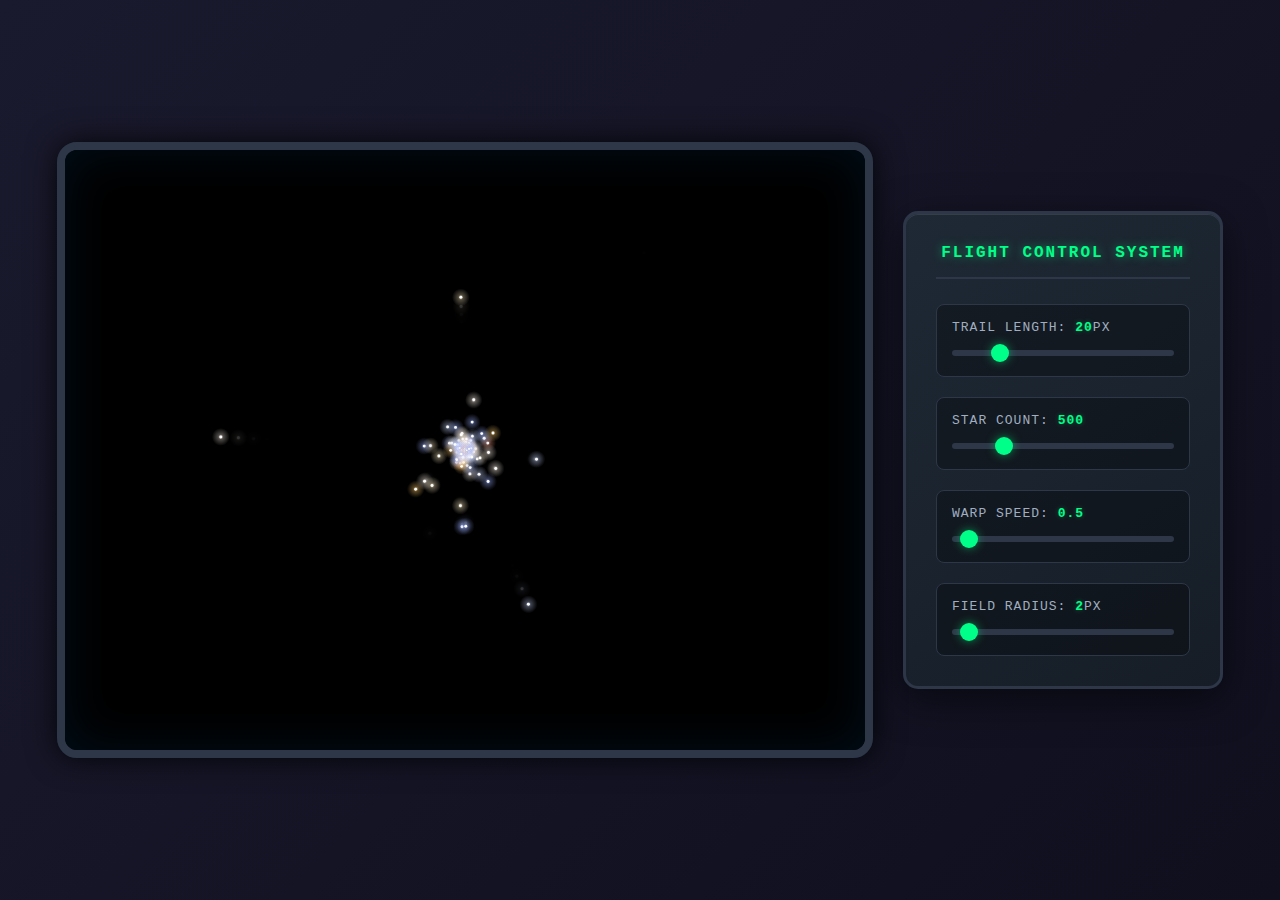
<file: index.html>
<!DOCTYPE html>
<html lang="en">
<head>
    <meta charset="UTF-8">
    <meta name="viewport" content="width=device-width, initial-scale=1.0">
    <title>Starfield Quest</title>
    <link rel="stylesheet" href="style.css">
</head>
<body>
    <div id="cockpit">
        <div id="viewport">
            <canvas id="canvas"></canvas>
        </div>
        <div id="console">
            <h2>FLIGHT CONTROL SYSTEM</h2>
            <div class="control">
                <label for="trailLength">Trail Length: <span id="trailValue">20</span>px</label>
                <input type="range" id="trailLength" min="1" max="100" value="20">
            </div>
            <div class="control">
                <label for="starCount">Star Count: <span id="starCountValue">500</span></label>
                <input type="range" id="starCount" min="100" max="2000" value="500" step="100">
            </div>
            <div class="control">
                <label for="starSpeed">Warp Speed: <span id="starSpeedValue">0.5</span></label>
                <input type="range" id="starSpeed" min="0.1" max="10" value="0.5" step="0.1">
            </div>
            <div class="control">
                <label for="spawnRadius">Field Radius: <span id="spawnRadiusValue">2</span>px</label>
                <input type="range" id="spawnRadius" min="0" max="50" value="2">
            </div>
        </div>
    </div>
    <script src="script.js"></script>
</body>
</html>
</file>
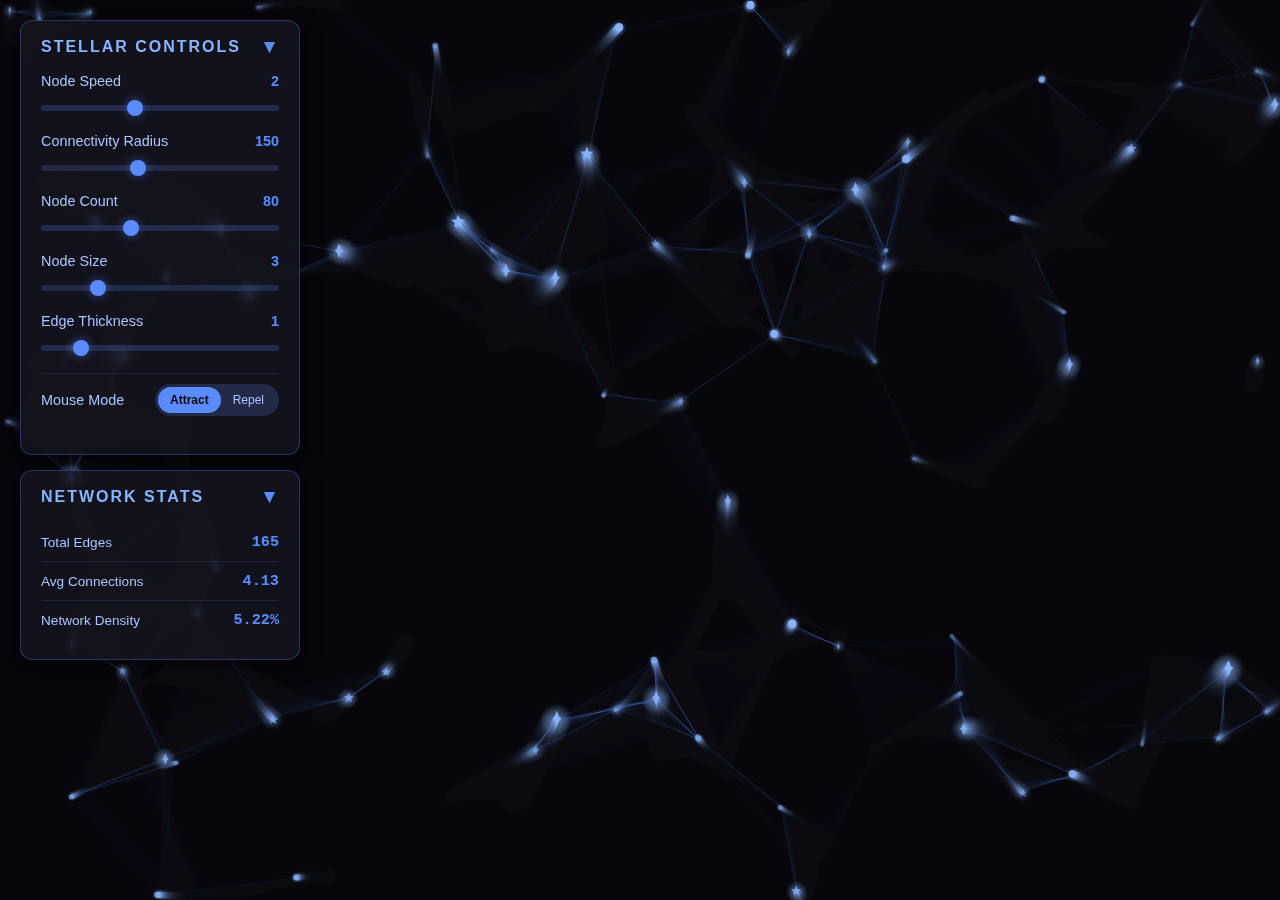
<file: Stellar-Web/index.html>
<!DOCTYPE html>
<html lang="en">
<head>
    <meta charset="UTF-8">
    <meta name="viewport" content="width=device-width, initial-scale=1.0">
    <title>Stellar-Web</title>
    <style>
        * {
            margin: 0;
            padding: 0;
            box-sizing: border-box;
        }

        body {
            background: #0a0a0f;
            overflow: hidden;
            font-family: 'Segoe UI', Tahoma, Geneva, Verdana, sans-serif;
        }

        canvas {
            display: block;
        }

        .panel-container {
            position: fixed;
            top: 20px;
            left: 20px;
            z-index: 100;
            display: flex;
            flex-direction: column;
            gap: 15px;
        }

        .panel {
            background: rgba(20, 20, 30, 0.9);
            border-radius: 12px;
            border: 1px solid rgba(100, 140, 255, 0.3);
            box-shadow: 0 4px 20px rgba(0, 0, 0, 0.5);
            min-width: 280px;
            overflow: hidden;
        }

        .toolbar-header {
            display: flex;
            justify-content: space-between;
            align-items: center;
            padding: 15px 20px;
            cursor: pointer;
            user-select: none;
        }

        .toolbar-header:hover {
            background: rgba(100, 140, 255, 0.1);
        }

        .toolbar-header h2 {
            color: #8ab4ff;
            font-size: 1rem;
            text-transform: uppercase;
            letter-spacing: 2px;
            margin: 0;
        }

        .toolbar-toggle {
            color: #5a8cff;
            font-size: 1.2rem;
            transition: transform 0.3s;
        }

        .panel.collapsed .toolbar-toggle,
        .panel.collapsed .stats-toggle {
            transform: rotate(180deg);
        }

        .toolbar-content,
        .stats-content {
            padding: 0 20px 20px;
            max-height: 500px;
            transition: max-height 0.3s ease, padding 0.3s ease, opacity 0.3s ease;
            opacity: 1;
        }

        .panel.collapsed .toolbar-content,
        .panel.collapsed .stats-content {
            max-height: 0;
            padding: 0 20px;
            opacity: 0;
            overflow: hidden;
        }

        .control-group {
            margin-bottom: 18px;
        }

        .control-group label {
            display: flex;
            justify-content: space-between;
            color: #aac4ff;
            margin-bottom: 8px;
            font-size: 0.9rem;
        }

        .control-group label span {
            color: #5a8cff;
            font-weight: bold;
        }

        input[type="range"] {
            width: 100%;
            height: 6px;
            border-radius: 3px;
            background: rgba(100, 140, 255, 0.2);
            outline: none;
            -webkit-appearance: none;
            appearance: none;
        }

        input[type="range"]::-webkit-slider-thumb {
            -webkit-appearance: none;
            appearance: none;
            width: 16px;
            height: 16px;
            border-radius: 50%;
            background: #5a8cff;
            cursor: pointer;
            box-shadow: 0 0 10px rgba(90, 140, 255, 0.5);
            transition: transform 0.2s;
        }

        input[type="range"]::-webkit-slider-thumb:hover {
            transform: scale(1.2);
        }

        input[type="range"]::-moz-range-thumb {
            width: 16px;
            height: 16px;
            border-radius: 50%;
            background: #5a8cff;
            cursor: pointer;
            border: none;
            box-shadow: 0 0 10px rgba(90, 140, 255, 0.5);
        }


        .stats-header {
            display: flex;
            justify-content: space-between;
            align-items: center;
            padding: 15px 20px;
            cursor: pointer;
            user-select: none;
        }

        .stats-header:hover {
            background: rgba(100, 140, 255, 0.1);
        }

        .stats-header h2 {
            color: #8ab4ff;
            font-size: 1rem;
            text-transform: uppercase;
            letter-spacing: 2px;
            margin: 0;
        }

        .stats-toggle {
            color: #5a8cff;
            font-size: 1.2rem;
            transition: transform 0.3s;
        }

        .stat-row {
            display: flex;
            justify-content: space-between;
            align-items: center;
            padding: 10px 0;
            border-bottom: 1px solid rgba(100, 140, 255, 0.15);
        }

        .stat-row:last-child {
            border-bottom: none;
        }

        .stat-label {
            color: #aac4ff;
            font-size: 0.85rem;
        }

        .stat-value {
            color: #5a8cff;
            font-weight: bold;
            font-size: 0.95rem;
            font-family: 'Courier New', monospace;
        }

        .toggle-group {
            display: flex;
            align-items: center;
            justify-content: space-between;
            margin-bottom: 18px;
            padding-top: 10px;
            border-top: 1px solid rgba(100, 140, 255, 0.15);
        }

        .toggle-group label {
            color: #aac4ff;
            font-size: 0.9rem;
        }

        .toggle-switch {
            position: relative;
            display: flex;
            background: rgba(100, 140, 255, 0.2);
            border-radius: 20px;
            padding: 3px;
        }

        .toggle-option {
            padding: 6px 12px;
            font-size: 0.75rem;
            color: #aac4ff;
            cursor: pointer;
            border-radius: 16px;
            transition: all 0.3s ease;
            user-select: none;
        }

        .toggle-option.active {
            background: #5a8cff;
            color: #0a0a0f;
            font-weight: bold;
        }

        .toggle-option:hover:not(.active) {
            background: rgba(100, 140, 255, 0.3);
        }
    </style>
</head>
<body>
    <div class="panel-container">
        <div class="panel" id="toolbar">
            <div class="toolbar-header" id="toolbarHeader">
                <h2>Stellar Controls</h2>
                <span class="toolbar-toggle">▼</span>
            </div>
            <div class="toolbar-content">
                <div class="control-group">
                    <label>Node Speed <span id="speedValue">2</span></label>
                    <input type="range" id="speed" min="0.1" max="5" step="0.1" value="2">
                </div>

                <div class="control-group">
                    <label>Connectivity Radius <span id="radiusValue">150</span></label>
                    <input type="range" id="radius" min="50" max="300" step="10" value="150">
                </div>

                <div class="control-group">
                    <label>Node Count <span id="countValue">80</span></label>
                    <input type="range" id="count" min="10" max="200" step="5" value="80">
                </div>

                <div class="control-group">
                    <label>Node Size <span id="sizeValue">3</span></label>
                    <input type="range" id="size" min="1" max="10" step="0.5" value="3">
                </div>

                <div class="control-group">
                    <label>Edge Thickness <span id="thicknessValue">1</span></label>
                    <input type="range" id="thickness" min="0.5" max="4" step="0.25" value="1">
                </div>

                <div class="toggle-group">
                    <label>Mouse Mode</label>
                    <div class="toggle-switch">
                        <span class="toggle-option active" id="attractMode">Attract</span>
                        <span class="toggle-option" id="repelMode">Repel</span>
                    </div>
                </div>
            </div>
        </div>

        <div class="panel" id="statsPanel">
            <div class="stats-header" id="statsHeader">
                <h2>Network Stats</h2>
                <span class="stats-toggle">▼</span>
            </div>
            <div class="stats-content">
                <div class="stat-row">
                    <span class="stat-label">Total Edges</span>
                    <span class="stat-value" id="statEdges">0</span>
                </div>
                <div class="stat-row">
                    <span class="stat-label">Avg Connections</span>
                    <span class="stat-value" id="statAvgConn">0.00</span>
                </div>
                <div class="stat-row">
                    <span class="stat-label">Network Density</span>
                    <span class="stat-value" id="statDensity">0.00%</span>
                </div>
            </div>
        </div>
    </div>

    <canvas id="canvas"></canvas>

    <script>
        const canvas = document.getElementById('canvas');
        const ctx = canvas.getContext('2d');

        let width, height;
        let particles = [];

        // Settings
        let settings = {
            speed: 2,
            radius: 150,
            count: 80,
            size: 3,
            thickness: 1,
            mouseMode: 'attract'  // 'attract' or 'repel'
        };

        // Mouse tracking
        let mouse = {
            x: null,
            y: null,
            radius: 150  // Influence radius
        };

        canvas.addEventListener('mousemove', (e) => {
            mouse.x = e.clientX;
            mouse.y = e.clientY;
        });

        canvas.addEventListener('mouseleave', () => {
            mouse.x = null;
            mouse.y = null;
        });

        // Resize canvas to fill window
        function resize() {
            width = canvas.width = window.innerWidth;
            height = canvas.height = window.innerHeight;
        }

        // Particle class
        class Particle {
            constructor() {
                this.reset();
            }

            reset() {
                this.x = Math.random() * width;
                this.y = Math.random() * height;
                this.z = Math.random();  // 0 = far, 1 = close
                this.vx = (Math.random() - 0.5) * 2;
                this.vy = (Math.random() - 0.5) * 2;
                this.vz = (Math.random() - 0.5) * 0.01;  // Slow z movement
                // Randomly assign shape: 'sparkle', 'circle', or 'star'
                const shapes = ['sparkle', 'circle', 'star'];
                this.shape = shapes[Math.floor(Math.random() * 3)];
            }

            update() {
                const speedMultiplier = settings.speed;

                // Mouse interaction
                if (mouse.x !== null && mouse.y !== null) {
                    const dx = this.x - mouse.x;
                    const dy = this.y - mouse.y;
                    const distance = Math.sqrt(dx * dx + dy * dy);

                    if (distance < mouse.radius && distance > 0) {
                        const force = (mouse.radius - distance) / mouse.radius;
                        const angle = Math.atan2(dy, dx);
                        const strength = force * 0.5;

                        if (settings.mouseMode === 'attract') {
                            // Move toward mouse
                            this.vx -= Math.cos(angle) * strength;
                            this.vy -= Math.sin(angle) * strength;
                        } else {
                            // Move away from mouse
                            this.vx += Math.cos(angle) * strength;
                            this.vy += Math.sin(angle) * strength;
                        }

                        // Dampen velocity to prevent runaway speeds
                        const maxSpeed = 4;
                        const currentSpeed = Math.sqrt(this.vx * this.vx + this.vy * this.vy);
                        if (currentSpeed > maxSpeed) {
                            this.vx = (this.vx / currentSpeed) * maxSpeed;
                            this.vy = (this.vy / currentSpeed) * maxSpeed;
                        }
                    }
                }

                this.x += this.vx * speedMultiplier;
                this.y += this.vy * speedMultiplier;
                this.z += this.vz * speedMultiplier;

                // Bounce off edges
                if (this.x < 0 || this.x > width) this.vx *= -1;
                if (this.y < 0 || this.y > height) this.vy *= -1;
                if (this.z < 0 || this.z > 1) this.vz *= -1;

                // Keep in bounds
                this.x = Math.max(0, Math.min(width, this.x));
                this.y = Math.max(0, Math.min(height, this.y));
                this.z = Math.max(0, Math.min(1, this.z));
            }

            draw() {
                // Scale size and opacity based on z-depth (0.4 to 1.0 range)
                const depthScale = 0.4 + this.z * 0.6;
                const depthOpacity = 0.3 + this.z * 0.7;
                const size = settings.size * depthScale;

                ctx.fillStyle = `rgba(138, 180, 255, ${depthOpacity})`;

                if (this.shape === 'circle') {
                    // Draw circle
                    ctx.beginPath();
                    ctx.arc(this.x, this.y, size * 1.5, 0, Math.PI * 2);
                    ctx.fill();

                    // Glow effect
                    const gradient = ctx.createRadialGradient(
                        this.x, this.y, 0,
                        this.x, this.y, size * 3
                    );
                    gradient.addColorStop(0, `rgba(138, 180, 255, ${0.3 * depthOpacity})`);
                    gradient.addColorStop(1, 'rgba(138, 180, 255, 0)');
                    ctx.beginPath();
                    ctx.arc(this.x, this.y, size * 3, 0, Math.PI * 2);
                    ctx.fillStyle = gradient;
                    ctx.fill();

                } else if (this.shape === 'star') {
                    // Draw five-pointed star
                    const outerRadius = size * 2.5;
                    const innerRadius = size * 1.0;
                    ctx.beginPath();
                    for (let i = 0; i < 10; i++) {
                        const angle = (i * Math.PI) / 5 - Math.PI / 2;
                        const radius = i % 2 === 0 ? outerRadius : innerRadius;
                        const x = this.x + Math.cos(angle) * radius;
                        const y = this.y + Math.sin(angle) * radius;
                        if (i === 0) {
                            ctx.moveTo(x, y);
                        } else {
                            ctx.lineTo(x, y);
                        }
                    }
                    ctx.closePath();
                    ctx.fillStyle = `rgba(138, 180, 255, ${depthOpacity})`;
                    ctx.fill();

                    // Glow effect
                    const gradient = ctx.createRadialGradient(
                        this.x, this.y, 0,
                        this.x, this.y, outerRadius * 2
                    );
                    gradient.addColorStop(0, `rgba(138, 180, 255, ${0.3 * depthOpacity})`);
                    gradient.addColorStop(1, 'rgba(138, 180, 255, 0)');
                    ctx.beginPath();
                    ctx.arc(this.x, this.y, outerRadius * 2, 0, Math.PI * 2);
                    ctx.fillStyle = gradient;
                    ctx.fill();

                } else {
                    // Draw four-pointed sparkle (default)
                    const innerRadius = size * 1.0;
                    const outerRadiusV = size * 2.8;
                    const outerRadiusH = size * 1.6;

                    ctx.beginPath();
                    for (let i = 0; i < 8; i++) {
                        const angle = (i * Math.PI) / 4 - Math.PI / 2;
                        let radius;
                        if (i % 2 === 1) {
                            radius = innerRadius;
                        } else if (i === 0 || i === 4) {
                            radius = outerRadiusV;
                        } else {
                            radius = outerRadiusH;
                        }
                        const x = this.x + Math.cos(angle) * radius;
                        const y = this.y + Math.sin(angle) * radius;
                        if (i === 0) {
                            ctx.moveTo(x, y);
                        } else {
                            ctx.lineTo(x, y);
                        }
                    }
                    ctx.closePath();
                    ctx.fillStyle = `rgba(138, 180, 255, ${depthOpacity})`;
                    ctx.fill();

                    // Glow effect
                    const gradient = ctx.createRadialGradient(
                        this.x, this.y, 0,
                        this.x, this.y, outerRadiusV * 2
                    );
                    gradient.addColorStop(0, `rgba(138, 180, 255, ${0.3 * depthOpacity})`);
                    gradient.addColorStop(1, 'rgba(138, 180, 255, 0)');
                    ctx.beginPath();
                    ctx.arc(this.x, this.y, outerRadiusV * 2, 0, Math.PI * 2);
                    ctx.fillStyle = gradient;
                    ctx.fill();
                }
            }
        }

        // Initialize particles
        function initParticles() {
            particles = [];
            for (let i = 0; i < settings.count; i++) {
                particles.push(new Particle());
            }
        }

        // Network statistics
        let networkStats = {
            edges: 0,
            avgConnections: 0,
            density: 0
        };

        // Draw connections between nearby particles
        function drawConnections() {
            let edgeCount = 0;

            for (let i = 0; i < particles.length; i++) {
                for (let j = i + 1; j < particles.length; j++) {
                    const dx = particles[i].x - particles[j].x;
                    const dy = particles[i].y - particles[j].y;
                    const distance = Math.sqrt(dx * dx + dy * dy);

                    if (distance < settings.radius) {
                        edgeCount++;
                        const opacity = 1 - (distance / settings.radius);
                        // Average the z-depth of both particles for edge opacity
                        const avgDepth = (particles[i].z + particles[j].z) / 2;
                        const depthOpacity = 0.3 + avgDepth * 0.7;
                        ctx.beginPath();
                        ctx.moveTo(particles[i].x, particles[i].y);
                        ctx.lineTo(particles[j].x, particles[j].y);
                        ctx.strokeStyle = `rgba(90, 140, 255, ${opacity * 0.6 * depthOpacity})`;
                        ctx.lineWidth = settings.thickness * (0.5 + avgDepth * 0.5);
                        ctx.stroke();
                    }
                }
            }

            // Update network statistics
            networkStats.edges = edgeCount;
            const n = particles.length;
            // Average connections per node (each edge connects 2 nodes)
            networkStats.avgConnections = n > 0 ? (2 * edgeCount) / n : 0;
            // Network density: actual edges / max possible edges
            const maxEdges = (n * (n - 1)) / 2;
            networkStats.density = maxEdges > 0 ? (edgeCount / maxEdges) * 100 : 0;
        }

        // Update stats display
        function updateStatsDisplay() {
            document.getElementById('statEdges').textContent = networkStats.edges;
            document.getElementById('statAvgConn').textContent = networkStats.avgConnections.toFixed(2);
            document.getElementById('statDensity').textContent = networkStats.density.toFixed(2) + '%';
        }

        // Animation loop
        let frameCount = 0;
        function animate() {
            ctx.fillStyle = 'rgba(10, 10, 15, 0.2)';
            ctx.fillRect(0, 0, width, height);

            drawConnections();

            particles.forEach(particle => {
                particle.update();
                particle.draw();
            });

            // Update stats display every 10 frames for performance
            frameCount++;
            if (frameCount % 10 === 0) {
                updateStatsDisplay();
            }

            requestAnimationFrame(animate);
        }

        // Update particle count
        function updateParticleCount(newCount) {
            if (newCount > particles.length) {
                for (let i = particles.length; i < newCount; i++) {
                    particles.push(new Particle());
                }
            } else {
                particles = particles.slice(0, newCount);
            }
        }

        // Setup controls
        function setupControls() {
            const controls = {
                speed: { element: document.getElementById('speed'), display: document.getElementById('speedValue') },
                radius: { element: document.getElementById('radius'), display: document.getElementById('radiusValue') },
                count: { element: document.getElementById('count'), display: document.getElementById('countValue') },
                size: { element: document.getElementById('size'), display: document.getElementById('sizeValue') },
                thickness: { element: document.getElementById('thickness'), display: document.getElementById('thicknessValue') }
            };

            Object.keys(controls).forEach(key => {
                controls[key].element.addEventListener('input', (e) => {
                    const value = parseFloat(e.target.value);
                    settings[key] = value;
                    controls[key].display.textContent = value;

                    if (key === 'count') {
                        updateParticleCount(value);
                    }
                });
            });
        }

        // Setup collapsible panels
        function setupPanels() {
            // Stats panel toggle
            const statsPanel = document.getElementById('statsPanel');
            const statsHeader = document.getElementById('statsHeader');
            statsHeader.addEventListener('click', () => {
                statsPanel.classList.toggle('collapsed');
            });

            // Toolbar toggle
            const toolbar = document.getElementById('toolbar');
            const toolbarHeader = document.getElementById('toolbarHeader');
            toolbarHeader.addEventListener('click', () => {
                toolbar.classList.toggle('collapsed');
            });
        }

        // Setup mouse mode toggle
        function setupMouseToggle() {
            const attractBtn = document.getElementById('attractMode');
            const repelBtn = document.getElementById('repelMode');

            attractBtn.addEventListener('click', () => {
                settings.mouseMode = 'attract';
                attractBtn.classList.add('active');
                repelBtn.classList.remove('active');
            });

            repelBtn.addEventListener('click', () => {
                settings.mouseMode = 'repel';
                repelBtn.classList.add('active');
                attractBtn.classList.remove('active');
            });
        }

        // Initialize
        window.addEventListener('resize', resize);
        resize();
        initParticles();
        setupControls();
        setupPanels();
        setupMouseToggle();
        animate();
    </script>
</body>
</html>
</file>
<file: style.css>
* {
    margin: 0;
    padding: 0;
    box-sizing: border-box;
}

body {
    overflow: hidden;
    background: linear-gradient(135deg, #1a1a2e 0%, #0f0f1e 100%);
    font-family: 'Courier New', monospace;
    height: 100vh;
    display: flex;
    align-items: center;
    justify-content: center;
}

#cockpit {
    display: flex;
    gap: 30px;
    align-items: center;
    padding: 40px;
    max-width: 1400px;
}

#viewport {
    border: 8px solid #2d3748;
    border-radius: 20px;
    box-shadow:
        0 0 30px rgba(0, 0, 0, 0.8),
        inset 0 0 20px rgba(0, 0, 0, 0.5);
    overflow: hidden;
    position: relative;
}

#viewport::before {
    content: '';
    position: absolute;
    top: 0;
    left: 0;
    right: 0;
    bottom: 0;
    border-radius: 12px;
    box-shadow: inset 0 0 50px rgba(0, 150, 255, 0.1);
    pointer-events: none;
    z-index: 1;
}

#canvas {
    display: block;
    width: 800px;
    height: 600px;
}

#console {
    background: linear-gradient(145deg, #1e2935 0%, #161d27 100%);
    padding: 30px;
    border-radius: 15px;
    border: 3px solid #2d3748;
    box-shadow:
        0 10px 40px rgba(0, 0, 0, 0.5),
        inset 0 1px 0 rgba(255, 255, 255, 0.1);
    min-width: 320px;
}

h2 {
    color: #00ff88;
    font-size: 16px;
    letter-spacing: 2px;
    margin-bottom: 25px;
    text-align: center;
    padding-bottom: 15px;
    border-bottom: 2px solid #2d3748;
    text-shadow: 0 0 10px rgba(0, 255, 136, 0.5);
}

.control {
    margin-bottom: 20px;
    background: rgba(0, 0, 0, 0.3);
    padding: 15px;
    border-radius: 8px;
    border: 1px solid #2d3748;
}

.control:last-child {
    margin-bottom: 0;
}

label {
    display: block;
    margin-bottom: 8px;
    font-size: 13px;
    color: #a0aec0;
    text-transform: uppercase;
    letter-spacing: 1px;
}

input[type="range"] {
    width: 100%;
    height: 6px;
    border-radius: 3px;
    background: #2d3748;
    outline: none;
    cursor: pointer;
    -webkit-appearance: none;
}

input[type="range"]::-webkit-slider-thumb {
    -webkit-appearance: none;
    appearance: none;
    width: 18px;
    height: 18px;
    border-radius: 50%;
    background: #00ff88;
    cursor: pointer;
    box-shadow: 0 0 10px rgba(0, 255, 136, 0.5);
}

input[type="range"]::-moz-range-thumb {
    width: 18px;
    height: 18px;
    border-radius: 50%;
    background: #00ff88;
    cursor: pointer;
    border: none;
    box-shadow: 0 0 10px rgba(0, 255, 136, 0.5);
}

span {
    font-weight: bold;
    color: #00ff88;
    text-shadow: 0 0 5px rgba(0, 255, 136, 0.3);
}
</file>
